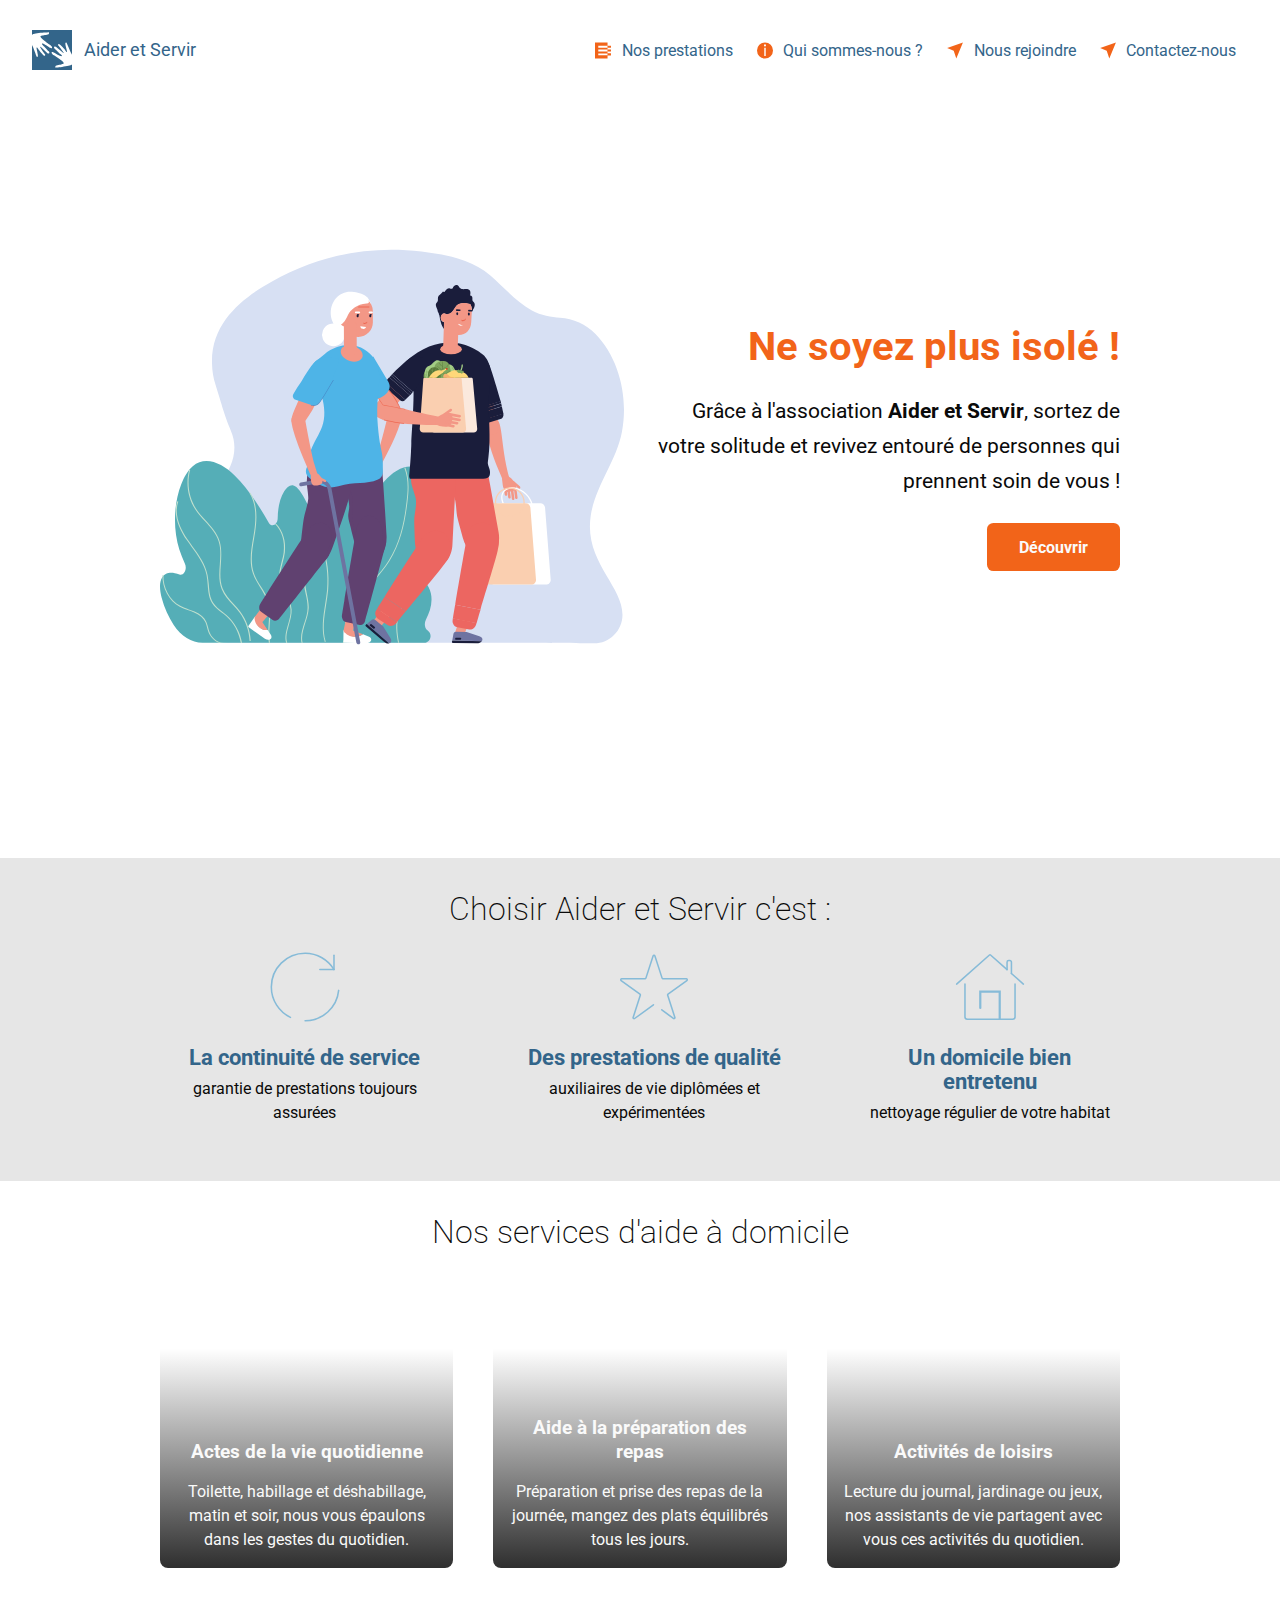
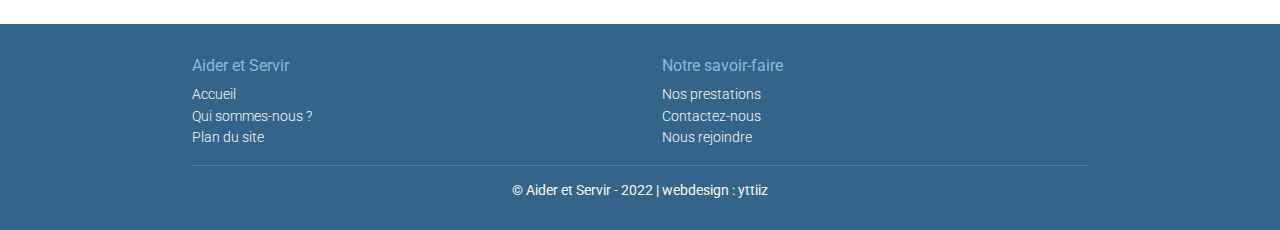
<file: index.html>
<!DOCTYPE html>
<html dir="ltr"lang="fr-FR">
<head>
    <meta charset="UTF-8">
    <meta http-equiv="X-UA-Compatible" content="IE=edge">
    <meta name="viewport" content="width=device-width, initial-scale=1.0">
    <meta name="description" content="Aider et Servir est une association à but lucratif qui a pour mission de venir en aide au personnes agées isolées ou handicapées.">
    <link rel="shortcut icon" href="./images/favicon.ico" type="image/x-icon">
    <title>Aider et Servir | Association d'aide aux personnes agées et handicapées</title>
    <link rel="stylesheet" href="css/main.css">
</head>
<body>
    <header>
        <div>
            <a id="logo" href="https://yttiiz.github.io/aider_et_servir/">
                <svg viewBox="0 0 200 200" xmlns="http://www.w3.org/2000/svg">
                    <g>
                        <path d="M 0,1.0300004e-4 V 26.212934 c 1.4830696,-1.887612 3.1787202,-3.801092 5.1415836,-5.718872 v -0.0017 c 0,0 21.7524624,-6.001501 46.3348294,-6.656314 24.582367,-0.654848 32.175655,-2.14246 32.175655,-2.14246 0,0 2.037659,1.695591 1.652739,4.939638 -0.328911,2.772074 -1.931326,4.655911 -5.038956,5.341858 -3.107544,0.685956 -28.993144,5.25097 -28.993144,5.25097 0,0 -7.665671,0.53209 -9.059555,4.121687 -1.393883,3.58963 5.511942,9.596827 12.269124,15.741137 6.757097,6.144371 30.741617,23.563934 35.036754,26.704249 4.295137,3.140324 7.571832,7.359788 7.571832,7.359788 0,0 3.900738,3.518567 3.160708,6.992903 -1.161136,5.450797 -8.958647,1.036744 -8.958647,1.036744 0,0 -27.25932,-18.106199 -34.722061,-21.034209 -7.462655,-2.928071 -7.157873,2.263614 -7.157873,2.263614 0,0 2.917367,4.102126 5.91246,6.570463 2.995092,2.468371 27.08293,28.54211 27.08293,28.54211 l 2.033005,2.35621 c 0,0 4.505133,3.63678 1.652738,7.85963 -2.852394,4.22289 -8.541243,0.50657 -8.541243,0.50657 L 44.458222,85.087775 c 0,0 -2.61267,-2.474628 -3.842228,-1.666182 -1.229644,0.808437 -1.331325,0.346265 0.119431,2.546407 1.450842,2.200142 18.257241,27.54575 18.257241,27.54575 0,0 2.506853,3.39562 6.05214,7.98079 2.262907,2.9267 0.537528,5.66043 -0.713659,6.77746 -1.2511,1.11703 -3.754593,0.56057 -7.433788,-2.4925 -4.762091,-3.95169 -20.430013,-21.61991 -25.687754,-30.410253 -5.257654,-8.790303 -6.267479,-7.852894 -6.267479,-7.852894 0,0 -2.640158,-0.370005 -2.213187,3.355886 0.427058,3.72596 5.269374,23.495941 6.173296,32.115121 0.54399,5.18687 0.4729,6.58226 0.4729,6.58226 0.09737,5.59886 -5.097982,6.4437 -6.622585,2.96042 -2.109611,-4.8198 -5.449555,-14.96029 -5.449555,-14.96029 L 5.4949662,86.708466 0,74.680036 V 200 h 199.99991 v -28.70026 c -1.08108,1.41128 -2.26781,2.83773 -3.59655,4.27317 0,0 -21.42407,7.08644 -45.94276,8.97376 -24.51852,1.88739 -32.02753,3.75313 -32.02753,3.75313 0,0 -2.12021,-1.59115 -1.89841,-4.85045 0.18949,-2.78509 1.69531,-4.74654 4.76459,-5.58755 3.0692,-0.84098 28.69353,-6.69839 28.69353,-6.69839 0,0 7.62879,-0.91601 8.84086,-4.57104 1.21198,-3.65502 -5.98639,-9.30735 -13.04336,-15.10498 -7.05688,-5.79761 -31.88535,-21.99268 -36.33266,-24.91353 -4.44723,-2.92087 -7.93203,-6.97101 -7.93203,-6.97101 0,0 -4.072211,-3.31921 -3.507368,-6.82625 0.886171,-5.5022 8.896348,-1.48442 8.896348,-1.48442 0,0 28.13343,16.71537 35.73352,19.26537 7.60027,2.54994 7.03336,-2.61876 7.03336,-2.61876 0,0 -3.11866,-3.95087 -6.23387,-6.26585 -3.11513,-2.315 -28.47983,-27.146882 -28.47983,-27.146882 l -2.15089,-2.251861 c 0,0 -4.68005,-3.406529 -2.04317,-7.767044 2.63697,-4.360714 8.50419,-0.934091 8.50419,-0.934091 l 34.6178,29.459298 c 0,0 2.73218,2.34008 3.91969,1.47097 1.18759,-0.86912 1.31357,-0.41339 -0.24558,-2.538 -1.55933,-2.12452 -19.61709,-26.593169 -19.61709,-26.593169 0,0 -2.67334,-3.266192 -6.44421,-7.667777 -2.40699,-2.809492 -0.82163,-5.625989 0.3719,-6.804371 1.19354,-1.178374 3.7222,-0.7491 7.54995,2.115532 4.95434,3.707787 21.49016,20.566884 27.1822,29.082345 5.69212,8.51541 6.65128,7.52976 6.65128,7.52976 0,0 2.65653,0.23774 2.04317,-3.46193 -0.61336,-3.69984 -6.44189,-23.202068 -7.77717,-31.765055 -0.80354,-5.153029 -0.80113,-6.550265 -0.80113,-6.550265 -0.23645,-3.491828 1.68445,-5.233606 3.57304,-5.21732 1.13313,0.0097 2.2548,0.652832 2.89143,1.928715 2.34873,4.707892 6.19346,14.665737 6.19346,14.665737 L 192.72778,109.45934 200,123.47038 V 0 Z"/>
                    </g>
                </svg>
                <span>Aider et Servir</span>
            </a>
            <div id="burger">
                <button type="button" aria-label="burger button">
                    <span></span>
                    <span></span>
                    <span></span>
                </button>
            </div>
            <div class="nav-container disappear">
                <nav class="navigator">
                    <ul>
                        <li>
                            <a href="./src/prestations.html">
                                <svg viewBox="0 0 25 25" xmlns="http://www.w3.org/2000/svg">
                                    <path d="M 0 0 L 0 25 L 19.601562 25 L 19.601562 20.146484 L 24.951172 20.146484 L 24.951172 16.939453 L 19.601562 16.939453 L 19.601562 14.146484 L 24.951172 14.146484 L 24.951172 10.939453 L 19.601562 10.939453 L 19.601562 8.1464844 L 24.951172 8.1464844 L 24.951172 4.9394531 L 19.601562 4.9394531 L 19.601562 0 L 0 0 z M 5.125 5 L 19.525391 5 L 19.525391 8.0878906 L 5.125 8.0878906 L 5.125 5 z M 5.125 11 L 19.525391 11 L 19.525391 14.087891 L 5.125 14.087891 L 5.125 11 z M 5.125 17 L 19.525391 17 L 19.525391 20.087891 L 5.125 20.087891 L 5.125 17 z "/>
                                </svg>
                                <span>Nos prestations</span>
                            </a>
                        </li>
                        <li>
                            <a href="./src/about.html">
                                <svg viewBox="0 0 25 25" xmlns="http://www.w3.org/2000/svg">
                                    <path d="M 12.5 0 A 12.5 12.5 0 0 0 0 12.5 A 12.5 12.5 0 0 0 12.5 25 A 12.5 12.5 0 0 0 25 12.5 A 12.5 12.5 0 0 0 12.5 0 z M 12.5 2.9238281 A 1.5769902 1.5769902 0 0 1 14.076172 4.5 A 1.5769902 1.5769902 0 0 1 12.5 6.0761719 A 1.5769902 1.5769902 0 0 1 10.923828 4.5 A 1.5769902 1.5769902 0 0 1 12.5 2.9238281 z M 11.382812 8.3789062 L 13.617188 8.3789062 L 13.617188 21.222656 L 11.382812 21.222656 L 11.382812 8.3789062 z "/>
                                </svg>
                                <span>Qui sommes-nous ?</span>
                            </a>
                        </li>
                        <li>
                            <a href="./src/join.html">
                                <svg viewBox="0 0 25 25" xmlns="http://www.w3.org/2000/svg">
                                    <path d="M 0.24453629,8.5134819 24.879324,0.17404313 14.549014,24.842482 10.47806,13.043967 Z"/>
                                </svg>
                                <span>Nous rejoindre</span>
                            </a>
                        </li>
                        <li>
                            <a href="./src/contact.html">
                                <svg viewBox="0 0 25 25" xmlns="http://www.w3.org/2000/svg">
                                    <path d="M 0.24453629,8.5134819 24.879324,0.17404313 14.549014,24.842482 10.47806,13.043967 Z"/>
                                </svg>
                                <span>Contactez-nous</span>
                            </a>
                        </li>
                    </ul>
                    <div>
                        <span>© Aider et Servir - 2022</span>
                        <span>Webdesigner : <a href="https://github.com/yttiiz" target="_blank" rel="noopener noreferrer">yttiiz</a></span>
                        <span>Illustrations : <a href="https://stock.adobe.com/fr/" target="_blank" rel="noopener noreferrer">Adobe Stock</a>, <a href="https://www.o2.fr/" target="_blank" rel="noopener noreferrer">O2.fr</a> et <a href="https://icon-icons.com/fr/" target="_blank" rel="noopener noreferrer">Icon Icons</a></span>
                    </div>
                </nav>
            </div>
        </div>
    </header>
    <main>
        <article>
            <section>
                <div class="main-container home">
                    <figure>
                        <img src="./images/main_img.svg" alt="image principale">
                    </figure>
                    <div>
                        <h1>Ne soyez plus isolé&nbsp;!</h1>
                        <p>
                            Grâce à l'association <strong>Aider et Servir</strong>, sortez de votre solitude et revivez entouré de personnes qui prennent soin de vous !
                        </p>
                        <a href="./src/prestations.html">Découvrir</a>
                    </div>
                </div>
            </section>
            <section>
                <div class="description-container">
                    <h2>Choisir Aider et Servir c'est :</h2>
                    <span>
                        <dl>
                            <figure>
                                <img src="./images/description_continue_icon.svg" alt="icone continuité de services">
                            </figure>
                            <dt>La continuité de service</dt>
                            <dd>garantie de prestations toujours assurées</dd>
                        </dl>
                        <dl>
                            <figure>
                                <img src="./images/description_star_icon.svg" alt="icone étoile">
                            </figure>
                            <dt>Des prestations de qualité</dt>
                            <dd>auxiliaires de vie diplômées et expérimentées</dd>
                        </dl>
                        <dl>
                            <figure>
                                <img src="./images/description_home_icon.svg" alt="icone aide à domicile">
                            </figure>
                            <dt>Un domicile bien entretenu</dt>
                            <dd>nettoyage régulier de votre habitat</dd>
                        </dl>
                    </span>
                </div>
            </section>
            <section>
                <div class="description-container">
                    <h2>Nos services d'aide à domicile</h2>
                    <ul>
                        <li>
                            <div>
                                <h3>Actes de la vie quotidienne</h3>
                                <p>Toilette, habillage et déshabillage, matin et soir, nous vous épaulons dans les gestes du quotidien.</p>
                            </div>
                        </li>
                        <li>
                            <div>
                                <h3>Aide à la préparation des repas</h3>
                                <p>Préparation et prise des repas de la journée, mangez des plats équilibrés tous les jours.</p>
                            </div>
                        </li>
                        <li>
                            <div>
                                <h3>Activités de loisirs</h3>
                                <p>Lecture du journal, jardinage ou jeux, nos assistants de vie partagent avec vous ces activités du quotidien.</p>
                            </div>
                        </li>
                    </ul>
                </div>
            </section>
        </article>
    </main>
    <footer>
        <div>
            <div>
                <dl>
                    <dt>Aider et Servir</dt>
                    <dd>
                        <a href="https://yttiiz.github.io/aider_et_servir/">Accueil</a>
                    </dd>
                    <dd>
                        <a href="./src/about.html">Qui sommes-nous ?</a>
                    </dd>
                    <dd>
                        <a href="https://yttiiz.github.io/aider_et_servir/">Plan du site</a>
                    </dd>
                </dl>
                <dl>
                    <dt>Notre savoir-faire</dt>
                    <dd>
                        <a href="./src/prestations.html">Nos prestations</a>
                    </dd>
                    <dd>
                        <a href="./src/contact.html">Contactez-nous</a>
                    </dd>
                    <dd>
                        <a href="./src/join.html">Nous rejoindre</a>
                    </dd>
                </dl>
            </div>
            <span>
                © Aider et Servir - 2022 | webdesign : yttiiz
            </span>
        </div>
    </footer>
    <script src="./js/main.js"></script>
</body>
</html>
</file>
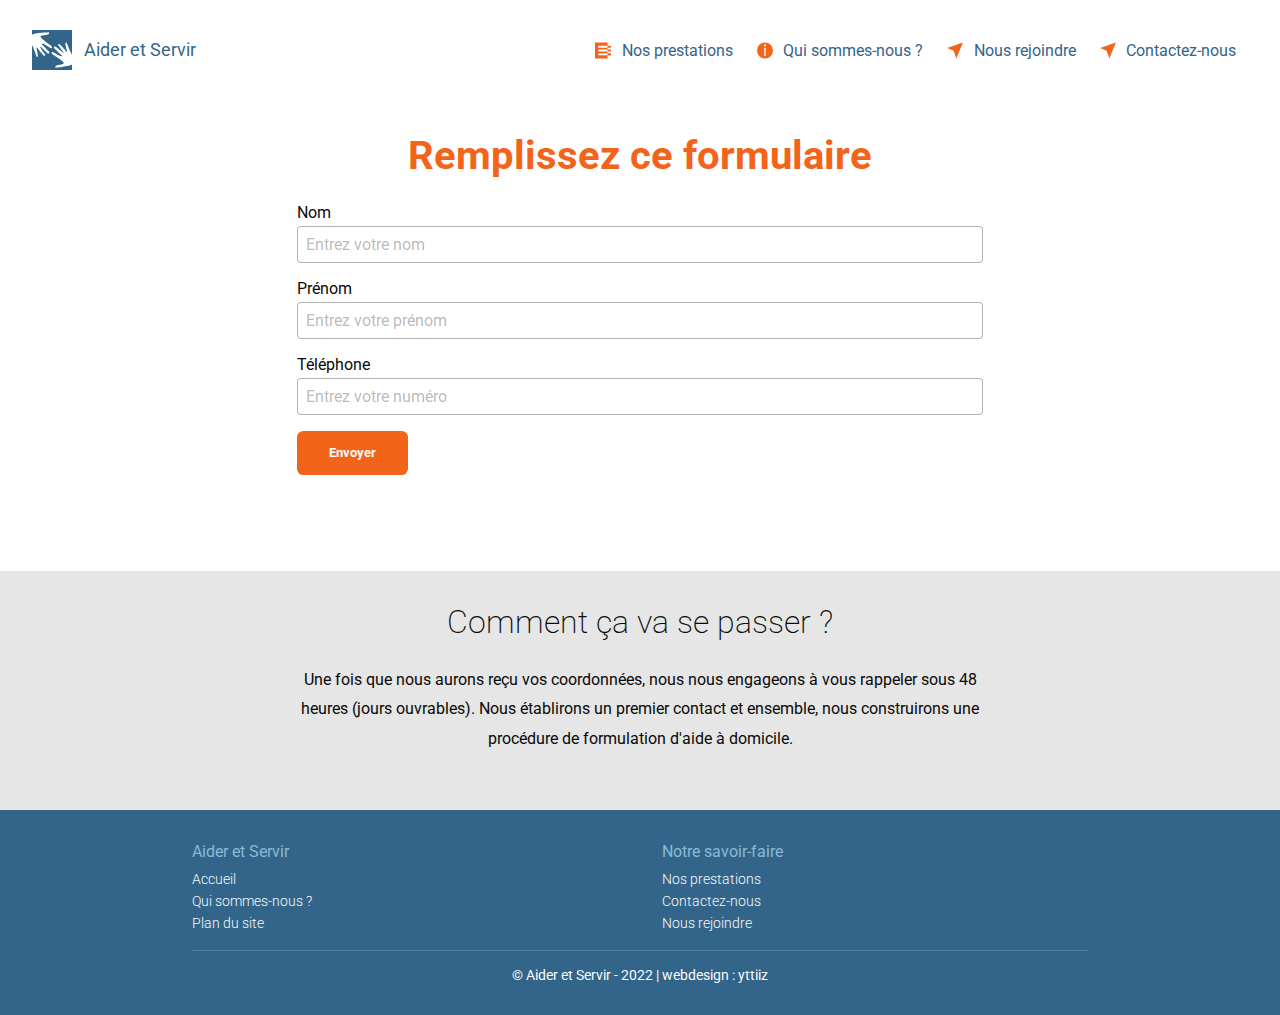
<file: src/contact.html>
<!DOCTYPE html>
<html dir="ltr"lang="fr-FR">
<head>
    <meta charset="UTF-8">
    <meta http-equiv="X-UA-Compatible" content="IE=edge">
    <meta name="viewport" content="width=device-width, initial-scale=1.0">
    <meta name="description" content="Aider et Servir est une association à but lucratif qui a pour mission de venir en aide au personnes agées isolées ou handicapées.">
    <link rel="shortcut icon" href="../images/favicon.ico" type="image/x-icon">
    <title>Aider et Servir | Contactez-nous</title>
    <link rel="stylesheet" href="../css/main.css">
    <link rel="stylesheet" href="../css/contact.css">
</head>
<body>
    <header>
        <div>
            <a id="logo" href="https://yttiiz.github.io/aider_et_servir/">
                <svg viewBox="0 0 200 200" xmlns="http://www.w3.org/2000/svg">
                    <g>
                        <path d="M 0,1.0300004e-4 V 26.212934 c 1.4830696,-1.887612 3.1787202,-3.801092 5.1415836,-5.718872 v -0.0017 c 0,0 21.7524624,-6.001501 46.3348294,-6.656314 24.582367,-0.654848 32.175655,-2.14246 32.175655,-2.14246 0,0 2.037659,1.695591 1.652739,4.939638 -0.328911,2.772074 -1.931326,4.655911 -5.038956,5.341858 -3.107544,0.685956 -28.993144,5.25097 -28.993144,5.25097 0,0 -7.665671,0.53209 -9.059555,4.121687 -1.393883,3.58963 5.511942,9.596827 12.269124,15.741137 6.757097,6.144371 30.741617,23.563934 35.036754,26.704249 4.295137,3.140324 7.571832,7.359788 7.571832,7.359788 0,0 3.900738,3.518567 3.160708,6.992903 -1.161136,5.450797 -8.958647,1.036744 -8.958647,1.036744 0,0 -27.25932,-18.106199 -34.722061,-21.034209 -7.462655,-2.928071 -7.157873,2.263614 -7.157873,2.263614 0,0 2.917367,4.102126 5.91246,6.570463 2.995092,2.468371 27.08293,28.54211 27.08293,28.54211 l 2.033005,2.35621 c 0,0 4.505133,3.63678 1.652738,7.85963 -2.852394,4.22289 -8.541243,0.50657 -8.541243,0.50657 L 44.458222,85.087775 c 0,0 -2.61267,-2.474628 -3.842228,-1.666182 -1.229644,0.808437 -1.331325,0.346265 0.119431,2.546407 1.450842,2.200142 18.257241,27.54575 18.257241,27.54575 0,0 2.506853,3.39562 6.05214,7.98079 2.262907,2.9267 0.537528,5.66043 -0.713659,6.77746 -1.2511,1.11703 -3.754593,0.56057 -7.433788,-2.4925 -4.762091,-3.95169 -20.430013,-21.61991 -25.687754,-30.410253 -5.257654,-8.790303 -6.267479,-7.852894 -6.267479,-7.852894 0,0 -2.640158,-0.370005 -2.213187,3.355886 0.427058,3.72596 5.269374,23.495941 6.173296,32.115121 0.54399,5.18687 0.4729,6.58226 0.4729,6.58226 0.09737,5.59886 -5.097982,6.4437 -6.622585,2.96042 -2.109611,-4.8198 -5.449555,-14.96029 -5.449555,-14.96029 L 5.4949662,86.708466 0,74.680036 V 200 h 199.99991 v -28.70026 c -1.08108,1.41128 -2.26781,2.83773 -3.59655,4.27317 0,0 -21.42407,7.08644 -45.94276,8.97376 -24.51852,1.88739 -32.02753,3.75313 -32.02753,3.75313 0,0 -2.12021,-1.59115 -1.89841,-4.85045 0.18949,-2.78509 1.69531,-4.74654 4.76459,-5.58755 3.0692,-0.84098 28.69353,-6.69839 28.69353,-6.69839 0,0 7.62879,-0.91601 8.84086,-4.57104 1.21198,-3.65502 -5.98639,-9.30735 -13.04336,-15.10498 -7.05688,-5.79761 -31.88535,-21.99268 -36.33266,-24.91353 -4.44723,-2.92087 -7.93203,-6.97101 -7.93203,-6.97101 0,0 -4.072211,-3.31921 -3.507368,-6.82625 0.886171,-5.5022 8.896348,-1.48442 8.896348,-1.48442 0,0 28.13343,16.71537 35.73352,19.26537 7.60027,2.54994 7.03336,-2.61876 7.03336,-2.61876 0,0 -3.11866,-3.95087 -6.23387,-6.26585 -3.11513,-2.315 -28.47983,-27.146882 -28.47983,-27.146882 l -2.15089,-2.251861 c 0,0 -4.68005,-3.406529 -2.04317,-7.767044 2.63697,-4.360714 8.50419,-0.934091 8.50419,-0.934091 l 34.6178,29.459298 c 0,0 2.73218,2.34008 3.91969,1.47097 1.18759,-0.86912 1.31357,-0.41339 -0.24558,-2.538 -1.55933,-2.12452 -19.61709,-26.593169 -19.61709,-26.593169 0,0 -2.67334,-3.266192 -6.44421,-7.667777 -2.40699,-2.809492 -0.82163,-5.625989 0.3719,-6.804371 1.19354,-1.178374 3.7222,-0.7491 7.54995,2.115532 4.95434,3.707787 21.49016,20.566884 27.1822,29.082345 5.69212,8.51541 6.65128,7.52976 6.65128,7.52976 0,0 2.65653,0.23774 2.04317,-3.46193 -0.61336,-3.69984 -6.44189,-23.202068 -7.77717,-31.765055 -0.80354,-5.153029 -0.80113,-6.550265 -0.80113,-6.550265 -0.23645,-3.491828 1.68445,-5.233606 3.57304,-5.21732 1.13313,0.0097 2.2548,0.652832 2.89143,1.928715 2.34873,4.707892 6.19346,14.665737 6.19346,14.665737 L 192.72778,109.45934 200,123.47038 V 0 Z"/>
                    </g>
                </svg>
                <span>Aider et Servir</span>
            </a>
            <div id="burger">
                <button type="button" aria-label="burger button">
                    <span></span>
                    <span></span>
                    <span></span>
                </button>
            </div>
            <div class="nav-container disappear">
                <nav class="navigator">
                    <ul>
                        <li>
                            <a href="./prestations.html">
                                <svg viewBox="0 0 25 25" xmlns="http://www.w3.org/2000/svg">
                                    <path d="M 0 0 L 0 25 L 19.601562 25 L 19.601562 20.146484 L 24.951172 20.146484 L 24.951172 16.939453 L 19.601562 16.939453 L 19.601562 14.146484 L 24.951172 14.146484 L 24.951172 10.939453 L 19.601562 10.939453 L 19.601562 8.1464844 L 24.951172 8.1464844 L 24.951172 4.9394531 L 19.601562 4.9394531 L 19.601562 0 L 0 0 z M 5.125 5 L 19.525391 5 L 19.525391 8.0878906 L 5.125 8.0878906 L 5.125 5 z M 5.125 11 L 19.525391 11 L 19.525391 14.087891 L 5.125 14.087891 L 5.125 11 z M 5.125 17 L 19.525391 17 L 19.525391 20.087891 L 5.125 20.087891 L 5.125 17 z "/>
                                </svg>
                                <span>Nos prestations</span>
                            </a>
                        </li>
                        <li>
                            <a href="./about.html">
                                <svg viewBox="0 0 25 25" xmlns="http://www.w3.org/2000/svg">
                                    <path d="M 12.5 0 A 12.5 12.5 0 0 0 0 12.5 A 12.5 12.5 0 0 0 12.5 25 A 12.5 12.5 0 0 0 25 12.5 A 12.5 12.5 0 0 0 12.5 0 z M 12.5 2.9238281 A 1.5769902 1.5769902 0 0 1 14.076172 4.5 A 1.5769902 1.5769902 0 0 1 12.5 6.0761719 A 1.5769902 1.5769902 0 0 1 10.923828 4.5 A 1.5769902 1.5769902 0 0 1 12.5 2.9238281 z M 11.382812 8.3789062 L 13.617188 8.3789062 L 13.617188 21.222656 L 11.382812 21.222656 L 11.382812 8.3789062 z "/>
                                </svg>
                                <span>Qui sommes-nous ?</span>
                            </a>
                        </li>
                        <li>
                            <a href="./join.html">
                                <svg viewBox="0 0 25 25" xmlns="http://www.w3.org/2000/svg">
                                    <path d="M 0.24453629,8.5134819 24.879324,0.17404313 14.549014,24.842482 10.47806,13.043967 Z"/>
                                </svg>
                                <span>Nous rejoindre</span>
                            </a>
                        </li>
                        <li>
                            <a href="./contact.html">
                                <svg viewBox="0 0 25 25" xmlns="http://www.w3.org/2000/svg">
                                    <path d="M 0.24453629,8.5134819 24.879324,0.17404313 14.549014,24.842482 10.47806,13.043967 Z"/>
                                </svg>
                                <span>Contactez-nous</span>
                            </a>
                        </li>
                    </ul>
                    <div>
                        <span>© Aider et Servir - 2022</span>
                        <span>Webdesigner : <a href="https://github.com/yttiiz" target="_blank" rel="noopener noreferrer">yttiiz</a></span>
                        <span>Illustrations : <a href="https://stock.adobe.com/fr/" target="_blank" rel="noopener noreferrer">Adobe Stock</a>, <a href="https://www.o2.fr/" target="_blank" rel="noopener noreferrer">O2.fr</a> et <a href="https://icon-icons.com/fr/" target="_blank" rel="noopener noreferrer">Icon Icons</a></span>
                    </div>
                </nav>
            </div>
        </div>
    </header>
    <main>
        <article>
            <section>
                <div class="main-container">
                    <h1>Remplissez ce formulaire</h1>
                    <form>
                        <div>
                            <label for="firstname">Nom</label>
                            <input type="text" name="firstname" placeholder="Entrez votre nom">
                        </div>
                        <div>
                            <label for="lastname">Prénom</label>
                            <input type="text" name="lastname" placeholder="Entrez votre prénom">
                        </div>
                        <div>
                            <label for="phone">Téléphone</label>
                            <input type="tel" name="phone" placeholder="Entrez votre numéro">
                        </div>
                        <input type="submit" value="Envoyer">
                    </form>
                </div>
            </section>
            <section>
                <div class="description-container contact">
                    <h2>Comment ça va se passer&nbsp;?</h2>
                    <p>Une fois que nous aurons reçu vos coordonnées, nous nous engageons à vous rappeler sous 48 heures (jours ouvrables). Nous établirons un premier contact et ensemble, nous construirons une procédure de formulation d'aide à domicile.</p>
                </div>
            </section>
        </article>
    </main>
    <footer>
        <div>
            <div>
                <dl>
                    <dt>Aider et Servir</dt>
                    <dd>
                        <a href="https://yttiiz.github.io/aider_et_servir/">Accueil</a>
                    </dd>
                    <dd>
                        <a href="./about.html">Qui sommes-nous ?</a>
                    </dd>
                    <dd>
                        <a href="https://yttiiz.github.io/aider_et_servir/">Plan du site</a>
                    </dd>
                </dl>
                <dl>
                    <dt>Notre savoir-faire</dt>
                    <dd>
                        <a href="./prestations.html">Nos prestations</a>
                    </dd>
                    <dd>
                        <a href="./contact.html">Contactez-nous</a>
                    </dd>
                    <dd>
                        <a href="./join.html">Nous rejoindre</a>
                    </dd>
                </dl>
            </div>
            <span>
                © Aider et Servir - 2022 | webdesign : yttiiz
            </span>
        </div>
    </footer>
    <script src="../js/main.js"></script>
    <script src="../js/form-validation.js"></script>
</body>
</html>
</file>
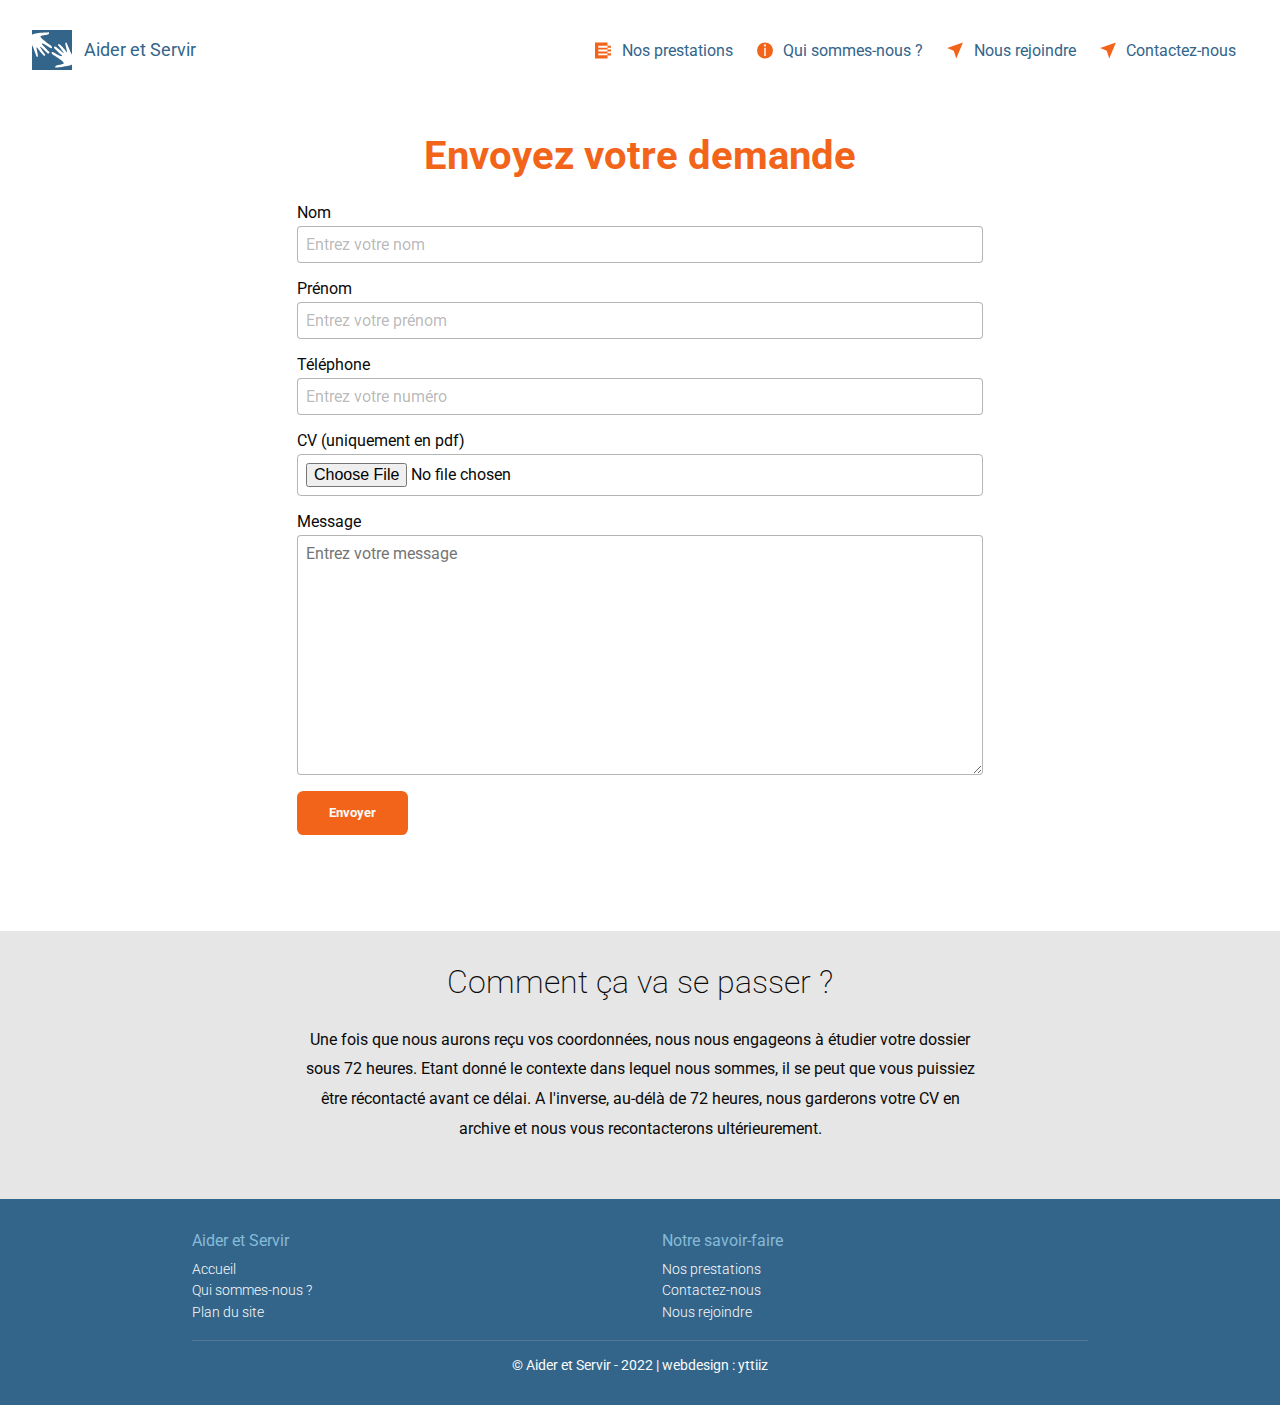
<file: src/join.html>
<!DOCTYPE html>
<html dir="ltr"lang="fr-FR">
<head>
    <meta charset="UTF-8">
    <meta http-equiv="X-UA-Compatible" content="IE=edge">
    <meta name="viewport" content="width=device-width, initial-scale=1.0">
    <meta name="description" content="Aider et Servir est une association à but lucratif qui a pour mission de venir en aide au personnes agées isolées ou handicapées.">
    <link rel="shortcut icon" href="../images/favicon.ico" type="image/x-icon">
    <title>Aider et Servir | Nous rejoindre</title>
    <link rel="stylesheet" href="../css/main.css">
    <link rel="stylesheet" href="../css/contact.css">
</head>
<body>
    <header>
        <div>
            <a id="logo" href="https://yttiiz.github.io/aider_et_servir/">
                <svg viewBox="0 0 200 200" xmlns="http://www.w3.org/2000/svg">
                    <g>
                        <path d="M 0,1.0300004e-4 V 26.212934 c 1.4830696,-1.887612 3.1787202,-3.801092 5.1415836,-5.718872 v -0.0017 c 0,0 21.7524624,-6.001501 46.3348294,-6.656314 24.582367,-0.654848 32.175655,-2.14246 32.175655,-2.14246 0,0 2.037659,1.695591 1.652739,4.939638 -0.328911,2.772074 -1.931326,4.655911 -5.038956,5.341858 -3.107544,0.685956 -28.993144,5.25097 -28.993144,5.25097 0,0 -7.665671,0.53209 -9.059555,4.121687 -1.393883,3.58963 5.511942,9.596827 12.269124,15.741137 6.757097,6.144371 30.741617,23.563934 35.036754,26.704249 4.295137,3.140324 7.571832,7.359788 7.571832,7.359788 0,0 3.900738,3.518567 3.160708,6.992903 -1.161136,5.450797 -8.958647,1.036744 -8.958647,1.036744 0,0 -27.25932,-18.106199 -34.722061,-21.034209 -7.462655,-2.928071 -7.157873,2.263614 -7.157873,2.263614 0,0 2.917367,4.102126 5.91246,6.570463 2.995092,2.468371 27.08293,28.54211 27.08293,28.54211 l 2.033005,2.35621 c 0,0 4.505133,3.63678 1.652738,7.85963 -2.852394,4.22289 -8.541243,0.50657 -8.541243,0.50657 L 44.458222,85.087775 c 0,0 -2.61267,-2.474628 -3.842228,-1.666182 -1.229644,0.808437 -1.331325,0.346265 0.119431,2.546407 1.450842,2.200142 18.257241,27.54575 18.257241,27.54575 0,0 2.506853,3.39562 6.05214,7.98079 2.262907,2.9267 0.537528,5.66043 -0.713659,6.77746 -1.2511,1.11703 -3.754593,0.56057 -7.433788,-2.4925 -4.762091,-3.95169 -20.430013,-21.61991 -25.687754,-30.410253 -5.257654,-8.790303 -6.267479,-7.852894 -6.267479,-7.852894 0,0 -2.640158,-0.370005 -2.213187,3.355886 0.427058,3.72596 5.269374,23.495941 6.173296,32.115121 0.54399,5.18687 0.4729,6.58226 0.4729,6.58226 0.09737,5.59886 -5.097982,6.4437 -6.622585,2.96042 -2.109611,-4.8198 -5.449555,-14.96029 -5.449555,-14.96029 L 5.4949662,86.708466 0,74.680036 V 200 h 199.99991 v -28.70026 c -1.08108,1.41128 -2.26781,2.83773 -3.59655,4.27317 0,0 -21.42407,7.08644 -45.94276,8.97376 -24.51852,1.88739 -32.02753,3.75313 -32.02753,3.75313 0,0 -2.12021,-1.59115 -1.89841,-4.85045 0.18949,-2.78509 1.69531,-4.74654 4.76459,-5.58755 3.0692,-0.84098 28.69353,-6.69839 28.69353,-6.69839 0,0 7.62879,-0.91601 8.84086,-4.57104 1.21198,-3.65502 -5.98639,-9.30735 -13.04336,-15.10498 -7.05688,-5.79761 -31.88535,-21.99268 -36.33266,-24.91353 -4.44723,-2.92087 -7.93203,-6.97101 -7.93203,-6.97101 0,0 -4.072211,-3.31921 -3.507368,-6.82625 0.886171,-5.5022 8.896348,-1.48442 8.896348,-1.48442 0,0 28.13343,16.71537 35.73352,19.26537 7.60027,2.54994 7.03336,-2.61876 7.03336,-2.61876 0,0 -3.11866,-3.95087 -6.23387,-6.26585 -3.11513,-2.315 -28.47983,-27.146882 -28.47983,-27.146882 l -2.15089,-2.251861 c 0,0 -4.68005,-3.406529 -2.04317,-7.767044 2.63697,-4.360714 8.50419,-0.934091 8.50419,-0.934091 l 34.6178,29.459298 c 0,0 2.73218,2.34008 3.91969,1.47097 1.18759,-0.86912 1.31357,-0.41339 -0.24558,-2.538 -1.55933,-2.12452 -19.61709,-26.593169 -19.61709,-26.593169 0,0 -2.67334,-3.266192 -6.44421,-7.667777 -2.40699,-2.809492 -0.82163,-5.625989 0.3719,-6.804371 1.19354,-1.178374 3.7222,-0.7491 7.54995,2.115532 4.95434,3.707787 21.49016,20.566884 27.1822,29.082345 5.69212,8.51541 6.65128,7.52976 6.65128,7.52976 0,0 2.65653,0.23774 2.04317,-3.46193 -0.61336,-3.69984 -6.44189,-23.202068 -7.77717,-31.765055 -0.80354,-5.153029 -0.80113,-6.550265 -0.80113,-6.550265 -0.23645,-3.491828 1.68445,-5.233606 3.57304,-5.21732 1.13313,0.0097 2.2548,0.652832 2.89143,1.928715 2.34873,4.707892 6.19346,14.665737 6.19346,14.665737 L 192.72778,109.45934 200,123.47038 V 0 Z"/>
                    </g>
                </svg>
                <span>Aider et Servir</span>
            </a>
            <div id="burger">
                <button type="button" aria-label="burger button">
                    <span></span>
                    <span></span>
                    <span></span>
                </button>
            </div>
            <div class="nav-container disappear">
                <nav class="navigator">
                    <ul>
                        <li>
                            <a href="./prestations.html">
                                <svg viewBox="0 0 25 25" xmlns="http://www.w3.org/2000/svg">
                                    <path d="M 0 0 L 0 25 L 19.601562 25 L 19.601562 20.146484 L 24.951172 20.146484 L 24.951172 16.939453 L 19.601562 16.939453 L 19.601562 14.146484 L 24.951172 14.146484 L 24.951172 10.939453 L 19.601562 10.939453 L 19.601562 8.1464844 L 24.951172 8.1464844 L 24.951172 4.9394531 L 19.601562 4.9394531 L 19.601562 0 L 0 0 z M 5.125 5 L 19.525391 5 L 19.525391 8.0878906 L 5.125 8.0878906 L 5.125 5 z M 5.125 11 L 19.525391 11 L 19.525391 14.087891 L 5.125 14.087891 L 5.125 11 z M 5.125 17 L 19.525391 17 L 19.525391 20.087891 L 5.125 20.087891 L 5.125 17 z "/>
                                </svg>
                                <span>Nos prestations</span>
                            </a>
                        </li>
                        <li>
                            <a href="./about.html">
                                <svg viewBox="0 0 25 25" xmlns="http://www.w3.org/2000/svg">
                                    <path d="M 12.5 0 A 12.5 12.5 0 0 0 0 12.5 A 12.5 12.5 0 0 0 12.5 25 A 12.5 12.5 0 0 0 25 12.5 A 12.5 12.5 0 0 0 12.5 0 z M 12.5 2.9238281 A 1.5769902 1.5769902 0 0 1 14.076172 4.5 A 1.5769902 1.5769902 0 0 1 12.5 6.0761719 A 1.5769902 1.5769902 0 0 1 10.923828 4.5 A 1.5769902 1.5769902 0 0 1 12.5 2.9238281 z M 11.382812 8.3789062 L 13.617188 8.3789062 L 13.617188 21.222656 L 11.382812 21.222656 L 11.382812 8.3789062 z "/>
                                </svg>
                                <span>Qui sommes-nous ?</span>
                            </a>
                        </li>
                        <li>
                            <a href="./join.html">
                                <svg viewBox="0 0 25 25" xmlns="http://www.w3.org/2000/svg">
                                    <path d="M 0.24453629,8.5134819 24.879324,0.17404313 14.549014,24.842482 10.47806,13.043967 Z"/>
                                </svg>
                                <span>Nous rejoindre</span>
                            </a>
                        </li>
                        <li>
                            <a href="./contact.html">
                                <svg viewBox="0 0 25 25" xmlns="http://www.w3.org/2000/svg">
                                    <path d="M 0.24453629,8.5134819 24.879324,0.17404313 14.549014,24.842482 10.47806,13.043967 Z"/>
                                </svg>
                                <span>Contactez-nous</span>
                            </a>
                        </li>
                    </ul>
                    <div>
                        <span>© Aider et Servir - 2022</span>
                        <span>Webdesigner : <a href="https://github.com/yttiiz" target="_blank" rel="noopener noreferrer">yttiiz</a></span>
                        <span>Illustrations : <a href="https://stock.adobe.com/fr/" target="_blank" rel="noopener noreferrer">Adobe Stock</a>, <a href="https://www.o2.fr/" target="_blank" rel="noopener noreferrer">O2.fr</a> et <a href="https://icon-icons.com/fr/" target="_blank" rel="noopener noreferrer">Icon Icons</a></span>
                    </div>
                </nav>
            </div>
        </div>
    </header>
    <main>
        <article>
            <section>
                <div class="main-container">
                    <h1>Envoyez votre demande</h1>
                    <form>
                        <div>
                            <label for="firstname">Nom</label>
                            <input type="text" name="firstname" placeholder="Entrez votre nom">
                        </div>
                        <div>
                            <label for="lastname">Prénom</label>
                            <input type="text" name="lastname" placeholder="Entrez votre prénom">
                        </div>
                        <div>
                            <label for="phone">Téléphone</label>
                            <input type="tel" name="phone" placeholder="Entrez votre numéro">
                        </div>
                        <div>
                            <label for="file">CV (uniquement en pdf)</label>
                            <input type="file" name="file" accept=".pdf">
                        </div>
                        <div>
                            <label for="message">Message</label>
                            <textarea name="message" placeholder="Entrez votre message"></textarea>
                        </div>
                        <input type="submit" value="Envoyer">
                    </form>
                </div>
            </section>
            <section>
                <div class="description-container contact">
                    <h2>Comment ça va se passer&nbsp;?</h2>
                    <p>Une fois que nous aurons reçu vos coordonnées, nous nous engageons à étudier votre dossier sous 72 heures. Etant donné le contexte dans lequel nous sommes, il se peut que vous puissiez être récontacté avant ce délai. A l'inverse, au-délà de 72 heures, nous garderons votre CV en archive et nous vous recontacterons ultérieurement.</p>
                </div>
            </section>
        </article>
    </main>
    <footer>
        <div>
            <div>
                <dl>
                    <dt>Aider et Servir</dt>
                    <dd>
                        <a href="https://yttiiz.github.io/aider_et_servir/">Accueil</a>
                    </dd>
                    <dd>
                        <a href="./about.html">Qui sommes-nous ?</a>
                    </dd>
                    <dd>
                        <a href="https://yttiiz.github.io/aider_et_servir/">Plan du site</a>
                    </dd>
                </dl>
                <dl>
                    <dt>Notre savoir-faire</dt>
                    <dd>
                        <a href="./prestations.html">Nos prestations</a>
                    </dd>
                    <dd>
                        <a href="./contact.html">Contactez-nous</a>
                    </dd>
                    <dd>
                        <a href="./join.html">Nous rejoindre</a>
                    </dd>
                </dl>
            </div>
            <span>
                © Aider et Servir - 2022 | webdesign : yttiiz
            </span>
        </div>
    </footer>
    <script src="../js/main.js"></script>
    <script src="../js/form-validation.js"></script>
</body>
</html>
</file>
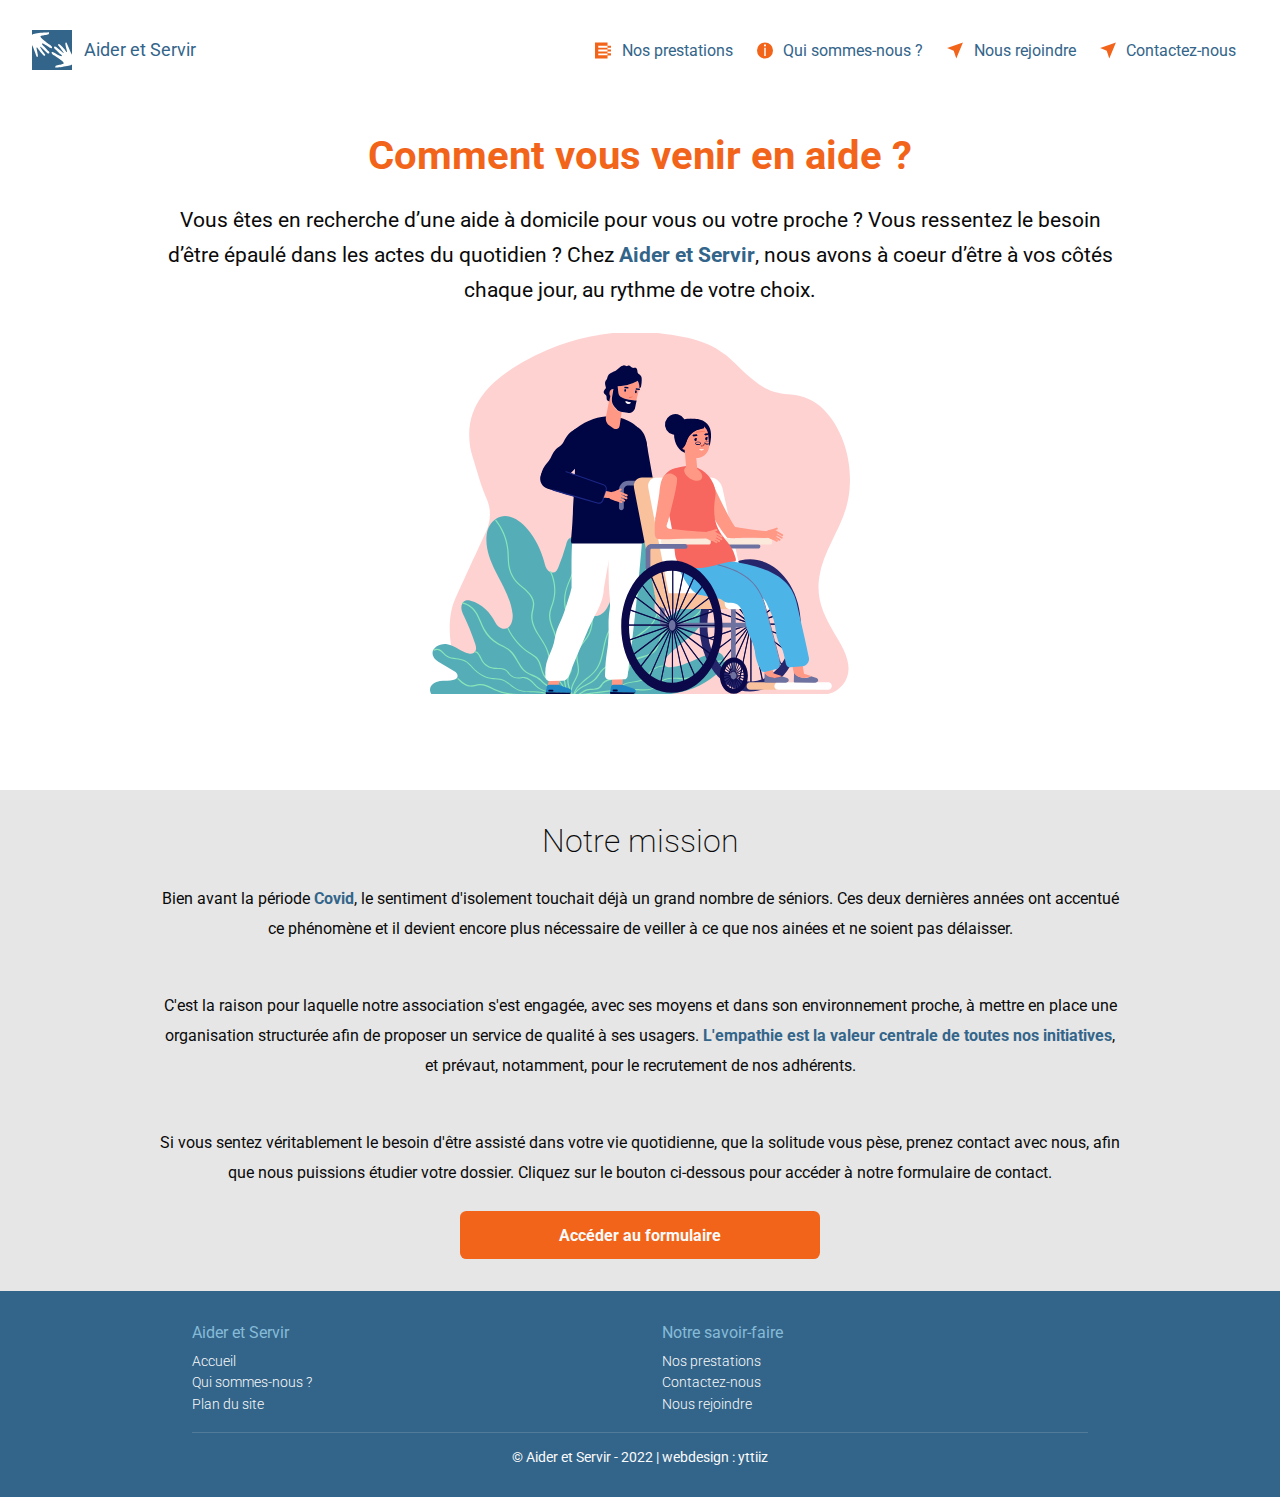
<file: src/prestations.html>
<!DOCTYPE html>
<html dir="ltr"lang="fr-FR">
<head>
    <meta charset="UTF-8">
    <meta http-equiv="X-UA-Compatible" content="IE=edge">
    <meta name="viewport" content="width=device-width, initial-scale=1.0">
    <link rel="shortcut icon" href="../images/favicon.ico" type="image/x-icon">
    <title>Aider et Servir | Contact</title>
    <link rel="stylesheet" href="../css/main.css">
</head>
<body>
    <header>
        <div>
            <a id="logo" href="https://yttiiz.github.io/aider_et_servir/">
                <svg viewBox="0 0 200 200" xmlns="http://www.w3.org/2000/svg">
                    <g>
                        <path d="M 0,1.0300004e-4 V 26.212934 c 1.4830696,-1.887612 3.1787202,-3.801092 5.1415836,-5.718872 v -0.0017 c 0,0 21.7524624,-6.001501 46.3348294,-6.656314 24.582367,-0.654848 32.175655,-2.14246 32.175655,-2.14246 0,0 2.037659,1.695591 1.652739,4.939638 -0.328911,2.772074 -1.931326,4.655911 -5.038956,5.341858 -3.107544,0.685956 -28.993144,5.25097 -28.993144,5.25097 0,0 -7.665671,0.53209 -9.059555,4.121687 -1.393883,3.58963 5.511942,9.596827 12.269124,15.741137 6.757097,6.144371 30.741617,23.563934 35.036754,26.704249 4.295137,3.140324 7.571832,7.359788 7.571832,7.359788 0,0 3.900738,3.518567 3.160708,6.992903 -1.161136,5.450797 -8.958647,1.036744 -8.958647,1.036744 0,0 -27.25932,-18.106199 -34.722061,-21.034209 -7.462655,-2.928071 -7.157873,2.263614 -7.157873,2.263614 0,0 2.917367,4.102126 5.91246,6.570463 2.995092,2.468371 27.08293,28.54211 27.08293,28.54211 l 2.033005,2.35621 c 0,0 4.505133,3.63678 1.652738,7.85963 -2.852394,4.22289 -8.541243,0.50657 -8.541243,0.50657 L 44.458222,85.087775 c 0,0 -2.61267,-2.474628 -3.842228,-1.666182 -1.229644,0.808437 -1.331325,0.346265 0.119431,2.546407 1.450842,2.200142 18.257241,27.54575 18.257241,27.54575 0,0 2.506853,3.39562 6.05214,7.98079 2.262907,2.9267 0.537528,5.66043 -0.713659,6.77746 -1.2511,1.11703 -3.754593,0.56057 -7.433788,-2.4925 -4.762091,-3.95169 -20.430013,-21.61991 -25.687754,-30.410253 -5.257654,-8.790303 -6.267479,-7.852894 -6.267479,-7.852894 0,0 -2.640158,-0.370005 -2.213187,3.355886 0.427058,3.72596 5.269374,23.495941 6.173296,32.115121 0.54399,5.18687 0.4729,6.58226 0.4729,6.58226 0.09737,5.59886 -5.097982,6.4437 -6.622585,2.96042 -2.109611,-4.8198 -5.449555,-14.96029 -5.449555,-14.96029 L 5.4949662,86.708466 0,74.680036 V 200 h 199.99991 v -28.70026 c -1.08108,1.41128 -2.26781,2.83773 -3.59655,4.27317 0,0 -21.42407,7.08644 -45.94276,8.97376 -24.51852,1.88739 -32.02753,3.75313 -32.02753,3.75313 0,0 -2.12021,-1.59115 -1.89841,-4.85045 0.18949,-2.78509 1.69531,-4.74654 4.76459,-5.58755 3.0692,-0.84098 28.69353,-6.69839 28.69353,-6.69839 0,0 7.62879,-0.91601 8.84086,-4.57104 1.21198,-3.65502 -5.98639,-9.30735 -13.04336,-15.10498 -7.05688,-5.79761 -31.88535,-21.99268 -36.33266,-24.91353 -4.44723,-2.92087 -7.93203,-6.97101 -7.93203,-6.97101 0,0 -4.072211,-3.31921 -3.507368,-6.82625 0.886171,-5.5022 8.896348,-1.48442 8.896348,-1.48442 0,0 28.13343,16.71537 35.73352,19.26537 7.60027,2.54994 7.03336,-2.61876 7.03336,-2.61876 0,0 -3.11866,-3.95087 -6.23387,-6.26585 -3.11513,-2.315 -28.47983,-27.146882 -28.47983,-27.146882 l -2.15089,-2.251861 c 0,0 -4.68005,-3.406529 -2.04317,-7.767044 2.63697,-4.360714 8.50419,-0.934091 8.50419,-0.934091 l 34.6178,29.459298 c 0,0 2.73218,2.34008 3.91969,1.47097 1.18759,-0.86912 1.31357,-0.41339 -0.24558,-2.538 -1.55933,-2.12452 -19.61709,-26.593169 -19.61709,-26.593169 0,0 -2.67334,-3.266192 -6.44421,-7.667777 -2.40699,-2.809492 -0.82163,-5.625989 0.3719,-6.804371 1.19354,-1.178374 3.7222,-0.7491 7.54995,2.115532 4.95434,3.707787 21.49016,20.566884 27.1822,29.082345 5.69212,8.51541 6.65128,7.52976 6.65128,7.52976 0,0 2.65653,0.23774 2.04317,-3.46193 -0.61336,-3.69984 -6.44189,-23.202068 -7.77717,-31.765055 -0.80354,-5.153029 -0.80113,-6.550265 -0.80113,-6.550265 -0.23645,-3.491828 1.68445,-5.233606 3.57304,-5.21732 1.13313,0.0097 2.2548,0.652832 2.89143,1.928715 2.34873,4.707892 6.19346,14.665737 6.19346,14.665737 L 192.72778,109.45934 200,123.47038 V 0 Z"/>
                    </g>
                </svg>
                <span>Aider et Servir</span>
            </a>
            <div id="burger">
                <button type="button" aria-label="burger button">
                    <span></span>
                    <span></span>
                    <span></span>
                </button>
            </div>
            <div class="nav-container disappear">
                <nav class="navigator">
                    <ul>
                        <li>
                            <a href="./prestations.html">
                                <svg viewBox="0 0 25 25" xmlns="http://www.w3.org/2000/svg">
                                    <path d="M 0 0 L 0 25 L 19.601562 25 L 19.601562 20.146484 L 24.951172 20.146484 L 24.951172 16.939453 L 19.601562 16.939453 L 19.601562 14.146484 L 24.951172 14.146484 L 24.951172 10.939453 L 19.601562 10.939453 L 19.601562 8.1464844 L 24.951172 8.1464844 L 24.951172 4.9394531 L 19.601562 4.9394531 L 19.601562 0 L 0 0 z M 5.125 5 L 19.525391 5 L 19.525391 8.0878906 L 5.125 8.0878906 L 5.125 5 z M 5.125 11 L 19.525391 11 L 19.525391 14.087891 L 5.125 14.087891 L 5.125 11 z M 5.125 17 L 19.525391 17 L 19.525391 20.087891 L 5.125 20.087891 L 5.125 17 z "/>
                                </svg>
                                <span>Nos prestations</span>
                            </a>
                        </li>
                        <li>
                            <a href="./about.html">
                                <svg viewBox="0 0 25 25" xmlns="http://www.w3.org/2000/svg">
                                    <path d="M 12.5 0 A 12.5 12.5 0 0 0 0 12.5 A 12.5 12.5 0 0 0 12.5 25 A 12.5 12.5 0 0 0 25 12.5 A 12.5 12.5 0 0 0 12.5 0 z M 12.5 2.9238281 A 1.5769902 1.5769902 0 0 1 14.076172 4.5 A 1.5769902 1.5769902 0 0 1 12.5 6.0761719 A 1.5769902 1.5769902 0 0 1 10.923828 4.5 A 1.5769902 1.5769902 0 0 1 12.5 2.9238281 z M 11.382812 8.3789062 L 13.617188 8.3789062 L 13.617188 21.222656 L 11.382812 21.222656 L 11.382812 8.3789062 z "/>
                                </svg>
                                <span>Qui sommes-nous ?</span>
                            </a>
                        </li>
                        <li>
                            <a href="./join.html">
                                <svg viewBox="0 0 25 25" xmlns="http://www.w3.org/2000/svg">
                                    <path d="M 0.24453629,8.5134819 24.879324,0.17404313 14.549014,24.842482 10.47806,13.043967 Z"/>
                                </svg>
                                <span>Nous rejoindre</span>
                            </a>
                        </li>
                        <li>
                            <a href="./contact.html">
                                <svg viewBox="0 0 25 25" xmlns="http://www.w3.org/2000/svg">
                                    <path d="M 0.24453629,8.5134819 24.879324,0.17404313 14.549014,24.842482 10.47806,13.043967 Z"/>
                                </svg>
                                <span>Contactez-nous</span>
                            </a>
                        </li>
                    </ul>
                    <div>
                        <span>© Aider et Servir - 2022</span>
                        <span>Webdesigner : <a href="https://github.com/yttiiz" target="_blank" rel="noopener noreferrer">yttiiz</a></span>
                        <span>Illustrations : <a href="https://stock.adobe.com/fr/" target="_blank" rel="noopener noreferrer">Adobe Stock</a>, <a href="https://www.o2.fr/" target="_blank" rel="noopener noreferrer">O2.fr</a> et <a href="https://icon-icons.com/fr/" target="_blank" rel="noopener noreferrer">Icon Icons</a></span>
                    </div>
                </nav>
            </div>
        </div>
    </header>
    <main>
        <article>
            <section>
                <div class="main-container">
                    <h1>Comment vous venir en aide ?</h1>
                    <div>
                        <p>Vous êtes en recherche d’une aide à domicile pour vous ou votre proche ? Vous ressentez le besoin d’être épaulé dans les actes du quotidien ? Chez <b>Aider et Servir</b>, nous avons à coeur d’être à vos côtés chaque jour, au rythme de votre choix.</p>
                        <figure>
                            <img src="../images/secondary_img.svg">
                        </figure>
                    </div>
                </div>
            </section>
            <section>
                <div class="description-container">
                    <h2>Notre mission</h2>
                    <p>Bien avant la période <b>Covid</b>, le sentiment d'isolement touchait déjà un grand nombre de séniors. Ces deux dernières années ont accentué ce phénomène et il devient encore plus nécessaire de veiller à ce que nos ainées et ne soient pas délaisser.</p>
                    <p>C'est la raison pour laquelle notre association s'est engagée, avec ses moyens et dans son environnement proche, à mettre en place une organisation structurée afin de proposer un service de qualité à ses usagers. <b>L'empathie est la valeur centrale de toutes nos initiatives</b>, et prévaut, notamment, pour le recrutement de nos adhérents.</p>
                    <p>Si vous sentez véritablement le besoin d'être assisté dans votre vie quotidienne, que la solitude vous pèse, prenez contact avec nous, afin que nous puissions étudier votre dossier. Cliquez sur le bouton ci-dessous pour accéder à notre formulaire de contact.</p>
                    <a href="./contact.html">Accéder au formulaire</a>
                </div>
            </section>
        </article>
    </main>
    <footer>
        <div>
            <div>
                <dl>
                    <dt>Aider et Servir</dt>
                    <dd>
                        <a href="https://yttiiz.github.io/aider_et_servir/">Accueil</a>
                    </dd>
                    <dd>
                        <a href="./about.html">Qui sommes-nous ?</a>
                    </dd>
                    <dd>
                        <a href="https://yttiiz.github.io/aider_et_servir/">Plan du site</a>
                    </dd>
                </dl>
                <dl>
                    <dt>Notre savoir-faire</dt>
                    <dd>
                        <a href="./prestations.html">Nos prestations</a>
                    </dd>
                    <dd>
                        <a href="./contact.html">Contactez-nous</a>
                    </dd>
                    <dd>
                        <a href="./join.html">Nous rejoindre</a>
                    </dd>
                </dl>
            </div>
            <span>
                © Aider et Servir - 2022 | webdesign : yttiiz
            </span>
        </div>
    </footer>
    <script src="../js/main.js"></script>
</body>
</html>
</file>
<file: css/main.css>
@import url('https://fonts.googleapis.com/css2?family=Roboto:wght@100;300;400;700;900&display=swap');

html {
    font-size: 1rem;
}

:root {--main-color: 51 101 138; --sky-blue: 134 187 216; --honey-yellow: 246 174 45; --orange-red: 242 100 25; --clear-white: 250 250 250; --clear-grey: 230 230 230; --dark: 10 10 10; --transition: .5s;}

/*==========================================| RESET |==========================================*/
body, body * {
    margin: 0;
    padding: 0;
    box-sizing: border-box;
    font-family: 'Roboto', sans-serif;
}

a {
    text-decoration: none;
}

ul {
    list-style: none;
}

button, input[type="submit"] {
    border: none;
    outline: none;
    background: none;
    cursor: pointer;
}

/*==========================================| GENERICS |==========================================*/
body {
    display: grid;
    grid-template-rows: 4.375rem auto auto;
    overflow-x: hidden;
    color: rgb(var(--dark));
}

main section, footer >div {
    padding: 2rem 5%;
}

h1 {
    font-size: clamp(2.2rem, 4.5vw, 2.5rem);
    color: rgb(var(--orange-red));
}

h2 {
    font-size: clamp(1.5rem, 3.5vw, 2rem);
    font-weight: 200;
}

/*==========================================| HEADER |==========================================*/
header {
    position: relative;
    width: 100%;
}

header >div {
    display: flex;
    height: 100%;
    justify-content: space-between;
    align-items: center;
}

#logo {
    display: inherit;
    width: max-content;
    align-items: center;
    padding-left: 1rem;
    text-decoration: none;
    color: rgb(var(--main-color))
}

#logo svg {
    width: 2rem;
    height: auto;
    fill: rgb(var(--main-color))
}

#logo span {
    font-size: .9rem;
    margin-left: .5rem;
}

#burger {
    z-index: 2;
    padding-right: 1rem;
}

#burger button {
    display: flex;
    flex-direction: column;
    justify-content: space-between;
    width: 2.35rem;
    height: 2rem;
    padding: 5px;
}

#burger button span {
    width: 100%;
    height: 2px;
    background: rgb(var(--main-color));
    transition: var(--transition);
    transform-origin: left center;
}

.nav-container {
    position: fixed;
    width: 100%;
    height: 100vh;
    right: -100%;
    top: 0;
    z-index: 1;
}

.nav-container.appear {
    right: 0;
    animation: bgAnimFadeIn var(--transition) forwards;
}

.nav-container.disappear {
    animation: backToInitialPosition var(--transition) forwards;
}

.navigator {
    position: inherit;
    display: flex;
    width: 70%;
    height: 100%;
    right: -70%;
    flex-direction: column;
    justify-content: space-between;
    background: rgb(var(--clear-white));
    padding: 3.5rem 0;
    transition: right var(--transition);
}

.navigator.move {
    right: 0;
}

.navigator ul {
    display: flex;
    flex-direction: column;
}
.navigator li {
    border-bottom: 1px solid rgb(var(--clear-grey));
}

.navigator li a, .navigator div {
    padding: .75rem;
}

.navigator li a {
    display: flex;
    color: rgb(var(--main-color));
}

.navigator li svg {
    width: 1rem;
    height: auto;
    margin-right: .65rem;
}

.navigator li svg path {
    fill: rgb(var(--orange-red));
}

.navigator div {
    display: inherit;
    flex-direction: inherit;
    font-size: .8rem;
}

.navigator div span {
    text-align: center;
}

.navigator div span:not(:last-child) {
    margin-bottom: .5rem;
}

.navigator div span a {
    color: rgb(var(--main-color))
}

.line1 {
    transform: rotateZ(45deg) translate(2px, -3px);
}

.line2 {
    opacity: 0;
}

.line3 {
    transform: rotateZ(-45deg) translate(3px, 2px);
}

@keyframes bgAnimFadeIn {
    to {
        background: rgb(var(--dark) / .7);
    }
}

@keyframes backToInitialPosition {
    to {
        right: -100%;
    }
}

/*==========================================| MAIN |==========================================*/
section {
    text-align: center;
}

section:nth-child(even) {
    background: rgb(var(--clear-grey));
}

.main-container, .description-container, footer >div {
    margin: 0 auto;
}

.main-container, .main-container.home {
    display: flex;
    flex-direction: column;
    justify-content: center;
    margin-bottom: 4rem;
}

.main-container figure {
    display: inherit;
    align-items: center;
    width: 100%;
    margin: 0 auto;
}

.main-container img {
    display: block;
    width: inherit;
    height: auto;
    margin-bottom: 2rem;
}

.main-container p {
    line-height: clamp(1.8rem, 3vw, 2.2rem);
    font-size: clamp(1rem, 2vw, 1.3rem);
}

.main-container p, .description-container >p, .description-container >span, .description-container ul {
    margin: 1.5rem 0;
}

.main-container a, .description-container a, .main-container input[type="submit"] {
    padding: .9rem 2rem;
    background: rgb(var(--orange-red));
    font-weight: 700;
    color: rgb(var(--clear-white));
    border-radius: .4rem;
}

.description-container a {
    align-self: center;
    width: clamp(300px, 100%, 360px);       
}

.main-container b, .description-container b {
    color: rgb(var(--main-color))
}

.main-container div:last-child {
    display: flex;
    flex-direction: column;
    align-items: center;
}

.description-container {
    display: flex;
    flex-direction: column;
}

.description-container >span {
    display: flex;
    flex-direction: column;
}

.description-container dl {
    padding: 1rem 15%;
    line-height: 1.5rem;
}

.description-container dl img {
    width: calc(1rem / 16 * 70);
    margin-bottom: 1rem;   
}

.description-container dt {
    font-size: clamp(1.2rem, 2vw, 1.4rem);
    font-weight: 700;
    margin-bottom: .5rem;
    color: rgb(var(--main-color));
}

.description-container >p {
    line-height: clamp(1.5rem, 3vw, 1.85rem);
    font-size: clamp(.9rem, 1.85vw, 1rem);

}

.description-container ul {
    display: flex;
    flex-direction: column;
    font-size: inherit;
    line-height: 1.5rem;
}

.description-container li:not(:last-child) {
    margin-bottom: 5rem;
}

.description-container ul div {
    position: relative;
    display: flex;
    width: 100%;
    aspect-ratio: 1 / 1;
    flex-direction: column;
    justify-content: flex-end;
    overflow: hidden;
    border-radius: .5rem;
}

.description-container ul div::before {
    content: '';
    display: block;
    position: absolute;
    width: 100%;
    height: 100%;
    background: linear-gradient(transparent 25%, rgb(var(--dark) / .85));
}

.description-container ul h3, .description-container ul p {
    z-index: 1;
    padding:  0 1rem 1rem;
    color: rgb(var(--clear-white));
}

.img-circle.responsive {
    align-self: center;
    object-fit: cover;
    border-radius: 50%;
    width: clamp(250px, 50%, 350px);
    height: auto;
}

/*==========================================| FOOTER |==========================================*/
footer {
    background: rgb(var(--main-color));
    color: rgb(var(--clear-white));
}

footer >div >div {
    display: flex;
    justify-content: space-between;
    padding-bottom: 1rem;
}

footer dl {
    width: 47.5%;
}

footer dt {
    margin-bottom: .5rem;
    color: rgb(var(--sky-blue));
}

footer dd {
    font-size: .9rem;
    padding: .15rem 0;
}
footer dd a {
    color: rgb(var(--clear-white));
    font-weight: 300;
}

footer span {
    display: block;
    text-align: center;
    font-size: .85rem;
    border-top: 1px solid rgb(var(--clear-white) / .15);
    padding-top: 1rem;
}

/*==========================================| MEDIA QUERIES |==========================================*/
@media screen and (min-width: 360px) {
    main section, footer >div {
        padding: 2rem;
    }
}

@media screen and (min-width: 460px) {
    body {
        grid-template-rows: 6.25rem auto auto;
    }

    #logo {
        padding-left: 2rem;
    }
    
    #logo svg {
        width: 2.5rem;
    }
    
    #logo span {
        font-size: 1.1rem;
        margin-left: .75rem;
    }
    
    #burger {
        padding-right: 2rem;
    }

    .main-container figure, .description-container li {
        max-width: calc(1rem / 16 * 420);
    }

    .description-container ul {
        align-items: center;
    }

}

@media screen and (min-width: 750px) {
    .main-container.home {
        flex-direction: row;
        gap: 2rem;
        height: clamp(400px, calc(50 * 1vmax), 70vh);
    }

    .main-container.home figure {
        max-width: unset;
    }

    .main-container img {
        margin-bottom: unset;
    }

    .main-container.home div {
        justify-content: center;
        align-items: flex-end;
        text-align: right;
    }

    .description-container >span {
        flex-direction: row;
        gap: 3rem;
    }

    .description-container dl {
        padding: unset;
        flex: 1 1 auto;
    }
}

@media screen and (min-width: 960px) {
    section >div, footer >div {
        max-width: 960px;
    }

    #burger {
        display: none;
    }

    .nav-container {
        position: unset;
        width: unset;
        height: unset;
    }
    
    .navigator {
        right: unset;
        width: unset;
        background: unset;
        padding: 0 2rem 0;
    }

    .navigator ul {
        flex-direction: row;
        justify-content: flex-end;
    }

    .navigator li {
        border-bottom: unset;
    }

    .navigator >div {
        display: none;
    }

    .main-container.home figure, .main-container.home div {
        flex: 1 1 50%;
    }

    .description-container ul {
        flex-direction: row;
        gap: 2.5rem;
    }

    .description-container li {
        flex: 1 1 30%;
    }

    .description-container li:not(:last-child) {
        margin-bottom: unset;
    }
}
</file>
<file: css/contact.css>
form {
    text-align: left;
    margin: 1.5rem auto 0;
}

form >div {
    display: flex;
    flex-direction: column;
}

form label {
    margin-bottom: .25rem;
}

form input:not([type="submit"]),
textarea {
    margin-bottom: 1rem;
    padding: .5rem;
    font-size: 1rem;
    border: 1px solid rgb(var(--dark) / .3);
    border-radius: .25rem;
}

form input[type="file"] {
    width: 100%;
}

textarea {
    width: 100%;
    height: 15rem;
}

form input:not([type="submit"])::placeholder {
    color: rgb(var(--dark) / .3);
}

form input:not([type="submit"])::-ms-input-placeholder {
    color: rgb(var(--dark) / .3)
}

form input:not([type="submit"]):focus,
textarea {
    outline: none;
}

form input:not([type="submit"]).red, textarea.red {
    border: 1px solid red;
}

form, .description-container.contact {
    width: clamp(220px, 100%, 686px);
}
</file>
